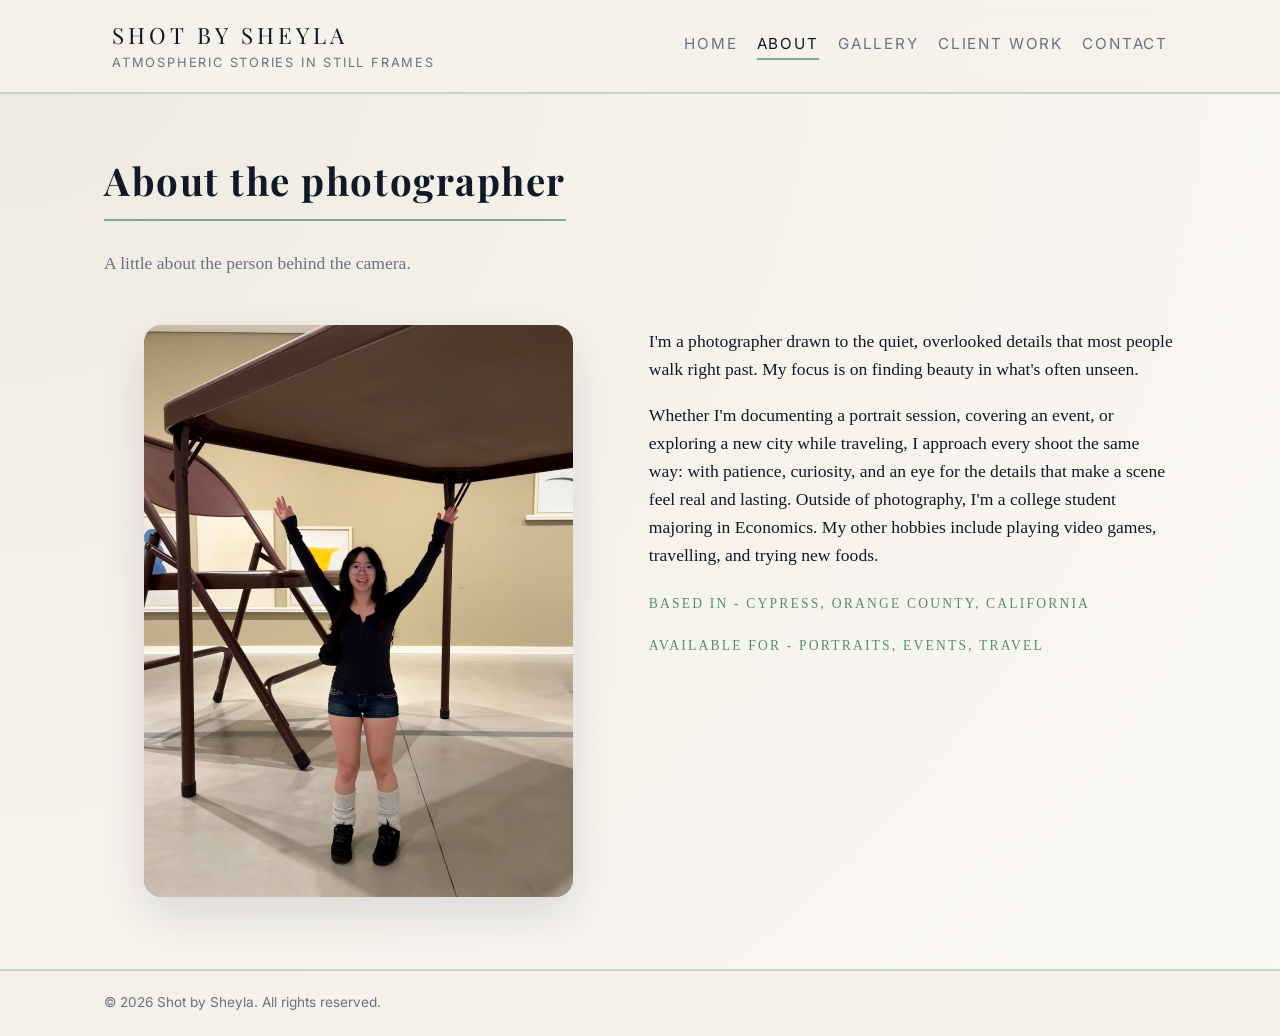
<file: about.html>
<!DOCTYPE html>
<html lang="en">
  <head>
    <meta charset="UTF-8" />
    <meta
      name="viewport"
      content="width=device-width, initial-scale=1"
    />
    <title>Shot by Sheyla | About</title>
    <meta
      name="description"
      content="Learn more about Sheyla, a photographer specializing in atmospheric, story-driven imagery."
    />
    <link rel="preconnect" href="https://fonts.googleapis.com" />
    <link rel="preconnect" href="https://fonts.gstatic.com" crossorigin />
    <link
      href="https://fonts.googleapis.com/css2?family=Inter:wght@300;400;500;600&family=Playfair+Display:wght@500;600;700&display=swap"
      rel="stylesheet"
    />
    <link rel="stylesheet" href="styles.css" />
  </head>
  <body class="page">
    <header>
      <div class="container">
        <div class="nav">
          <div>
            <div class="nav-brand">Shot by Sheyla</div>
            <div class="nav-tagline">Atmospheric stories in still frames</div>
          </div>
          <nav class="nav-links" aria-label="Main navigation">
            <a href="index.html">Home</a>
            <a href="about.html" aria-current="page">About</a>
            <a href="gallery.html">Gallery</a>
            <a href="clients.html">Client Work</a>
            <a href="contact.html">Contact</a>
          </nav>
        </div>
      </div>
    </header>

    <main>
      <section aria-labelledby="about-heading">
        <div class="container">
          <h1 id="about-heading" class="section-heading">About the photographer</h1>
          <p class="section-intro">
            A little about the person behind the camera.
          </p>

          <div class="about-layout">
            <figure class="about-portrait">
              <img
                src="images/IMG_0996 2.jpg"
                alt="Photo of Sheyla"
              />
            </figure>

            <div class="about-copy">
              <p>
                I'm a photographer drawn to the quiet, overlooked details that most
                people walk right past. My focus is on finding beauty in what's often
                unseen.
              </p>
              <p>
                Whether I'm documenting a portrait session, covering an event, or
                exploring a new city while traveling, I approach every shoot the same
                way: with patience, curiosity, and an eye for the details that make a
                scene feel real and lasting. Outside of photography, I'm a college
                student majoring in Economics. My other hobbies include playing video
                games, travelling, and trying new foods.
              </p>

              <div class="about-meta">
                <span>Based in - Cypress, Orange County, California</span>
                <span>Available for - Portraits, Events, Travel</span>
              </div>
            </div>
          </div>
        </div>
      </section>
    </main>

    <footer>
      <div class="container">
        <div class="footer-inner">
          <div>&copy; 2026 Shot by Sheyla. All rights reserved.</div>
        </div>
      </div>
    </footer>
  </body>
</html>
</file>
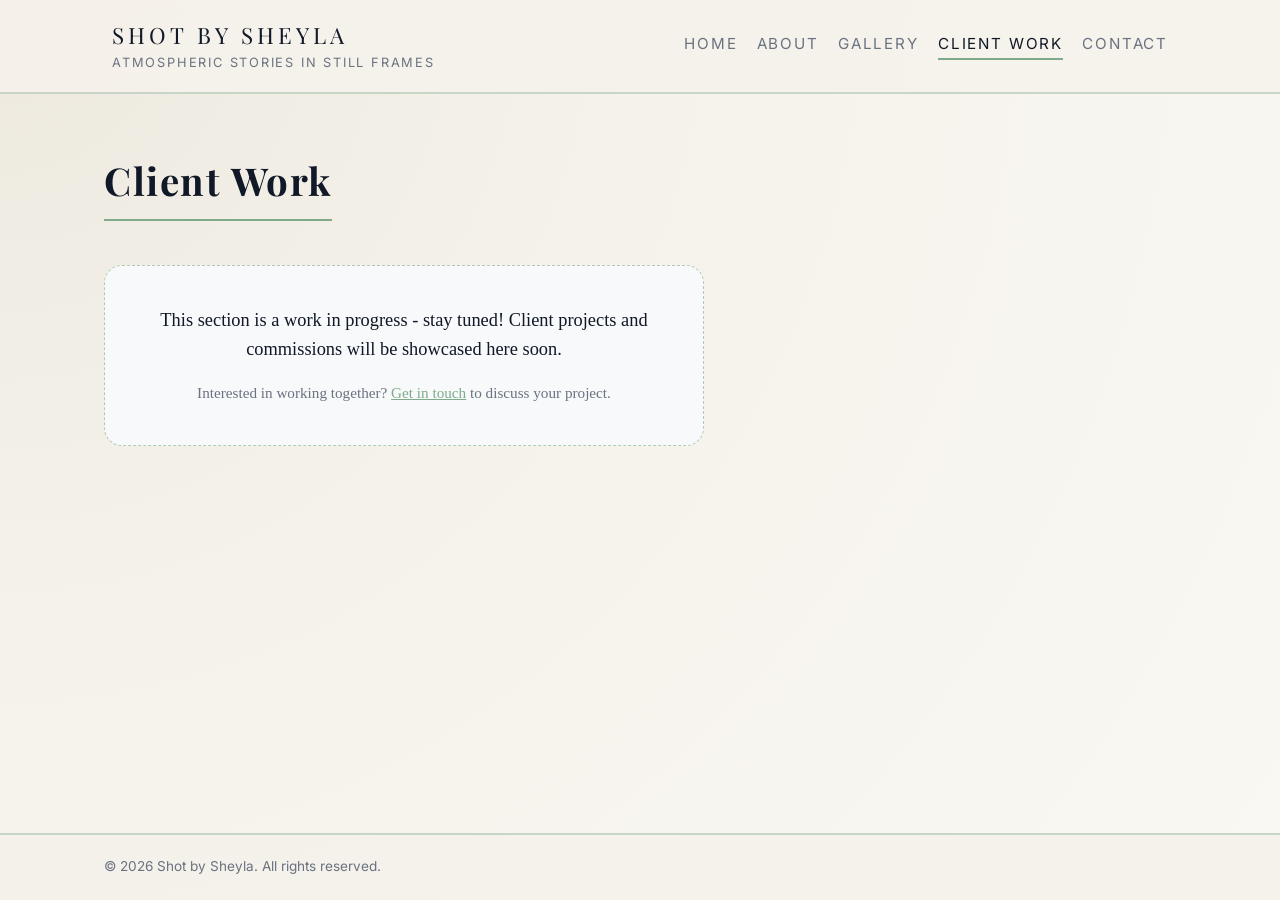
<file: clients.html>
<!DOCTYPE html>
<html lang="en">
  <head>
    <meta charset="UTF-8" />
    <meta
      name="viewport"
      content="width=device-width, initial-scale=1"
    />
    <title>Shot by Sheyla | Client Work</title>
    <meta
      name="description"
      content="Client projects and commissions by Shot by Sheyla - coming soon."
    />
    <link rel="preconnect" href="https://fonts.googleapis.com" />
    <link rel="preconnect" href="https://fonts.gstatic.com" crossorigin />
    <link
      href="https://fonts.googleapis.com/css2?family=Inter:wght@300;400;500;600&family=Playfair+Display:wght@500;600;700&display=swap"
      rel="stylesheet"
    />
    <link rel="stylesheet" href="styles.css" />
  </head>
  <body class="page">
    <header>
      <div class="container">
        <div class="nav">
          <div>
            <div class="nav-brand">Shot by Sheyla</div>
            <div class="nav-tagline">Atmospheric stories in still frames</div>
          </div>
          <nav class="nav-links" aria-label="Main navigation">
            <a href="index.html">Home</a>
            <a href="about.html">About</a>
            <a href="gallery.html">Gallery</a>
            <a href="clients.html" aria-current="page">Client Work</a>
            <a href="contact.html">Contact</a>
          </nav>
        </div>
      </div>
    </header>

    <main>
      <section aria-labelledby="clients-heading">
        <div class="container">
          <h1 id="clients-heading" class="section-heading">Client Work</h1>
          <div class="wip-card">
            <p class="wip-text">This section is a work in progress - stay tuned! Client projects and commissions will be showcased here soon.</p>
            <p class="wip-subtext">
              Interested in working together?
              <a href="contact.html" style="color: var(--color-accent); text-decoration: underline;">Get in touch</a>
              to discuss your project.
            </p>
          </div>
        </div>
      </section>
    </main>

    <footer>
      <div class="container">
        <div class="footer-inner">
          <div>&copy; 2026 Shot by Sheyla. All rights reserved.</div>
        </div>
      </div>
    </footer>
  </body>
</html>
</file>
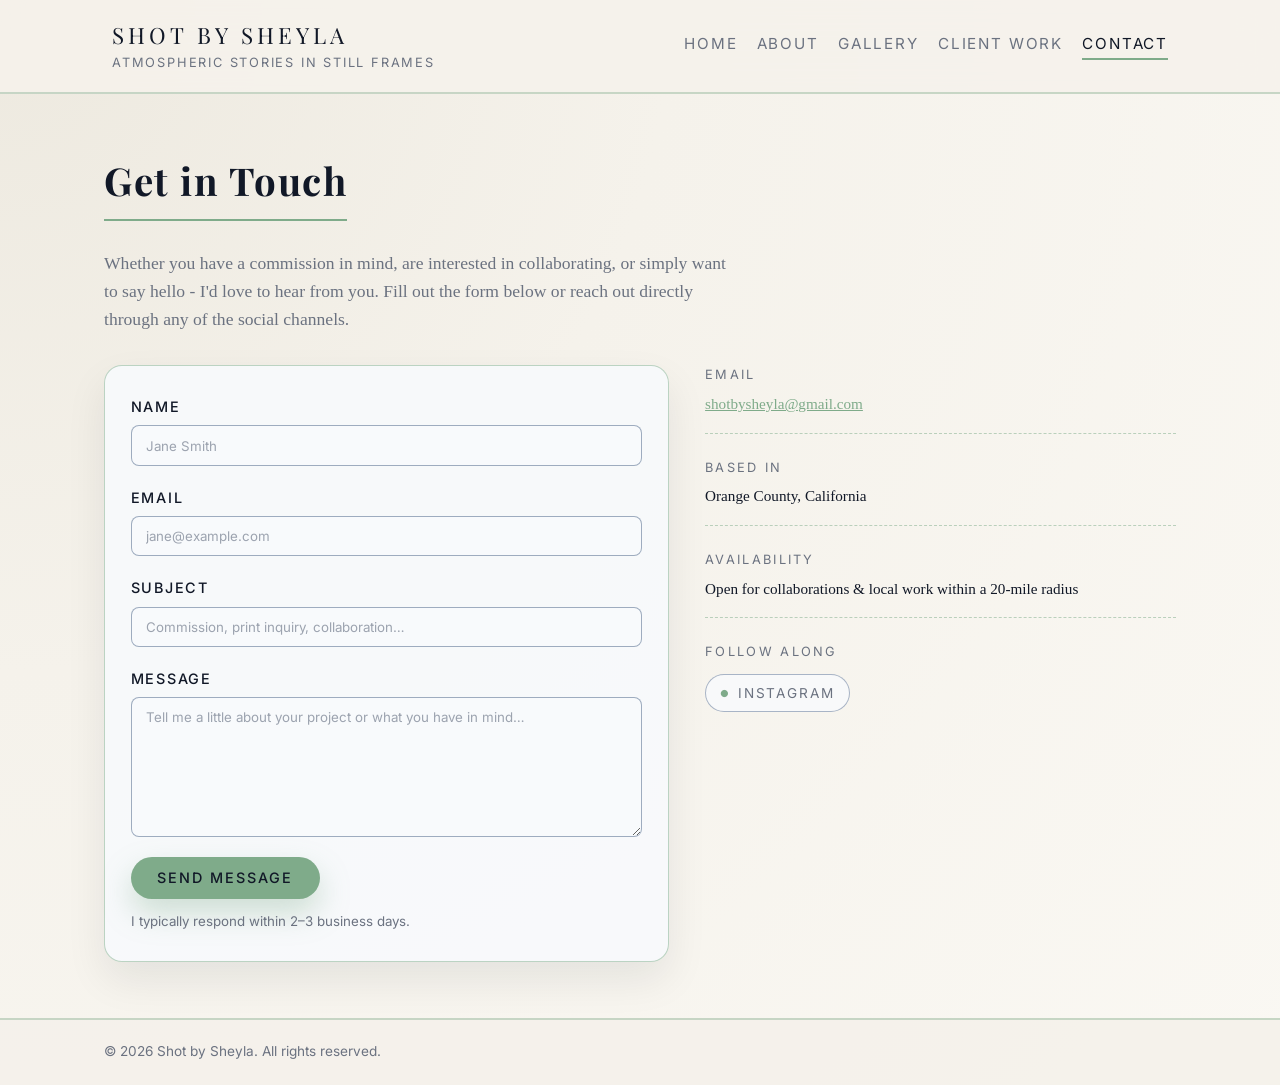
<file: contact.html>
<!DOCTYPE html>
<html lang="en">
  <head>
    <meta charset="UTF-8" />
    <meta
      name="viewport"
      content="width=device-width, initial-scale=1"
    />
    <title>Shot by Sheyla | Contact</title>
    <meta
      name="description"
      content="Get in touch with Shot by Sheyla for commissions, collaborations, and print inquiries."
    />
    <link rel="preconnect" href="https://fonts.googleapis.com" />
    <link rel="preconnect" href="https://fonts.gstatic.com" crossorigin />
    <link
      href="https://fonts.googleapis.com/css2?family=Inter:wght@300;400;500;600&family=Playfair+Display:wght@500;600;700&display=swap"
      rel="stylesheet"
    />
    <link rel="stylesheet" href="styles.css" />
  </head>
  <body class="page">
    <header>
      <div class="container">
        <div class="nav">
          <div>
            <div class="nav-brand">Shot by Sheyla</div>
            <div class="nav-tagline">Atmospheric stories in still frames</div>
          </div>
          <nav class="nav-links" aria-label="Main navigation">
            <a href="index.html">Home</a>
            <a href="about.html">About</a>
            <a href="gallery.html">Gallery</a>
            <a href="clients.html">Client Work</a>
            <a href="contact.html" aria-current="page">Contact</a>
          </nav>
        </div>
      </div>
    </header>

    <main>
      <section aria-labelledby="contact-heading">
        <div class="container">
          <h1 id="contact-heading" class="section-heading">Get in Touch</h1>
          <p class="section-intro">
            Whether you have a commission in mind, are interested in collaborating, or
            simply want to say hello - I'd love to hear from you. Fill out the
            form below or reach out directly through any of the social channels.
          </p>

          <!-- Contact layout: form on the left, info on the right -->
          <div class="contact-layout">

            <div class="contact-card">
              <form
                class="contact-form-grid"
                id="contact-form"
                action="https://formspree.io/f/xykdqnep"
                method="POST"
              >
                <div class="field">
                  <label for="contact-name">Name</label>
                  <input
                    id="contact-name"
                    class="input"
                    type="text"
                    name="name"
                    placeholder="Jane Smith"
                    required
                    autocomplete="name"
                  />
                </div>

                <div class="field">
                  <label for="contact-email">Email</label>
                  <input
                    id="contact-email"
                    class="input"
                    type="email"
                    name="email"
                    placeholder="jane@example.com"
                    required
                    autocomplete="email"
                  />
                </div>

                <div class="field">
                  <label for="contact-subject">Subject</label>
                  <input
                    id="contact-subject"
                    class="input"
                    type="text"
                    name="subject"
                    placeholder="Commission, print inquiry, collaboration…"
                  />
                </div>

                <div class="field">
                  <label for="contact-message">Message</label>
                  <textarea
                    id="contact-message"
                    class="textarea"
                    name="message"
                    placeholder="Tell me a little about your project or what you have in mind…"
                    required
                  ></textarea>
                </div>

                <div>
                  <button type="submit" class="btn btn-primary">
                    Send Message
                  </button>
                  <small style="display: block; margin-top: 0.75rem; color: var(--color-muted);">
                    I typically respond within 2–3 business days.
                  </small>
                </div>
              </form>
            </div>


            <!-- Contact info & social links -->
            <div class="contact-meta">

              <div class="contact-meta-block">
                <div class="contact-label">Email</div>
                <div class="contact-value">
                  <a
                    href="mailto:shotbysheyla@gmail.com"
                    style="color: var(--color-accent); text-decoration: underline;"
                  >shotbysheyla@gmail.com</a>
                </div>
              </div>

              <div class="contact-meta-block">
                <div class="contact-label">Based in</div>
                <div class="contact-value">Orange County, California</div>
              </div>

              <div class="contact-meta-block">
                <div class="contact-label">Availability</div>
                <div class="contact-value">Open for collaborations &amp; local work within a 20-mile radius</div>
              </div>

              <div class="contact-meta-block">
                <div class="contact-label">Follow Along</div>
                <!-- Replace each href with your actual profile URLs -->
                <div class="social-links">
                  <a
                    href="https://www.instagram.com/shotby.sheyla/"
                    target="_blank"
                    rel="noopener noreferrer"
                    aria-label="Instagram"
                  >Instagram</a>
                </div>
              </div>

            </div>
          </div>
        </div>
      </section>
    </main>

    <footer>
      <div class="container">
        <div class="footer-inner">
          <div>&copy; 2026 Shot by Sheyla. All rights reserved.</div>
        </div>
      </div>
    </footer>
  </body>
</html>
</file>
<file: styles.css>
/* Global variables and base styles */
:root {
  --font-heading: "Playfair Display", "Times New Roman", serif;
  --font-body: "Inter", system-ui, -apple-system, BlinkMacSystemFont, "Segoe UI",
    sans-serif;

  --color-bg: #f5f2eb;
  --color-surface: #faf8f3;
  --color-text: #111827;
  --color-muted: #6b7280;
  --color-border: #e5e7eb;
  --color-accent: #7fab8a;
  --color-accent-dark: #5a8f6a;

  --shadow-soft: 0 18px 45px rgba(15, 23, 42, 0.12);
  --radius-lg: 18px;
  --radius-md: 12px;
  --radius-sm: 8px;
}

*,
*::before,
*::after {
  box-sizing: border-box;
}

html {
  scroll-behavior: smooth;
}

body {
  margin: 0;
  min-height: 100vh;
  font-family: var(--font-body);
  color: var(--color-text);
  background: radial-gradient(circle at top left, #ede9df, #f5f2eb 40%, #faf8f3);
  line-height: 1.6;
}

img {
  max-width: 100%;
  height: auto;
  display: block;
}

a {
  color: inherit;
  text-decoration: none;
}

ul,
ol {
  margin: 0;
  padding: 0;
  list-style: none;
}

button,
input,
textarea {
  font-family: inherit;
}

.sr-only {
  position: absolute;
  width: 1px;
  height: 1px;
  padding: 0;
  margin: -1px;
  overflow: hidden;
  clip: rect(0, 0, 0, 0);
  white-space: nowrap;
  border: 0;
}

/* Layout utilities */

.page {
  display: flex;
  min-height: 100vh;
  flex-direction: column;
}

.container {
  width: 100%;
  max-width: 1120px;
  margin: 0 auto;
  padding: 0 1.5rem;
}

.container--wide {
  max-width: 1400px;
}

main {
  flex: 1 0 auto;
}

section {
  padding: 3.5rem 0;
}

.section-heading {
  margin: 0 0 1.75rem;
  font-family: var(--font-heading);
  font-size: clamp(2rem, 3vw, 2.4rem);
  letter-spacing: 0.04em;
  padding-bottom: 0.5rem;
  border-bottom: 2px solid var(--color-accent);
  display: inline-block;
}

p,
.section-intro,
.hero-tagline,
.hero-note,
.gallery-note,
.about-copy p,
.about-list,
.contact-value {
  font-family: "Times New Roman", Times, serif;
  font-size: 1.1rem;
}

.section-intro {
  max-width: 640px;
  margin: 0 0 2rem;
  color: var(--color-muted);
}

/* Header & navigation */

header {
  position: sticky;
  top: 0;
  z-index: 20;
  backdrop-filter: blur(18px);
  background: rgba(245, 242, 235, 0.9);
  border-bottom: 2px solid rgba(127, 171, 138, 0.4);
}

.nav {
  display: flex;
  flex-direction: column;
  align-items: flex-start;
  justify-content: center;
  gap: 0.75rem;
  padding: 1.1rem 0.5rem;
}

.nav-brand {
  font-family: var(--font-heading);
  font-size: 1.4rem;
  letter-spacing: 0.18em;
  text-transform: uppercase;
}

.nav-tagline {
  font-size: 0.8rem;
  color: var(--color-muted);
  letter-spacing: 0.14em;
  text-transform: uppercase;
}

.nav-links {
  display: flex;
  flex-wrap: wrap;
  gap: 1.2rem;
}

.nav-links a {
  position: relative;
  padding-bottom: 0.2rem;
  font-size: 0.95rem;
  letter-spacing: 0.12em;
  text-transform: uppercase;
  color: var(--color-muted);
  transition: color 150ms ease, transform 150ms ease;
}

.nav-links a::after {
  content: "";
  position: absolute;
  left: 0;
  bottom: 0;
  width: 0;
  height: 1px;
  background: var(--color-accent);
  transition: width 160ms ease;
}

.nav-links a:hover {
  color: var(--color-text);
  transform: translateY(-1px);
}

.nav-links a:hover::after {
  width: 100%;
}

.nav-links a.active,
.nav-links a[aria-current="page"] {
  color: var(--color-text);
}

.nav-links a.active::after,
.nav-links a[aria-current="page"]::after {
  width: 100%;
  height: 2px;
}

/* Hero (index page) */

.hero {
  padding: 4.5rem 0 3.5rem;
}

.hero-inner {
  display: grid;
  gap: 2.5rem;
}

.hero-title {
  margin: 0 0 1rem;
  font-family: var(--font-heading);
  font-size: clamp(2.7rem, 4vw, 3.4rem);
  letter-spacing: 0.1em;
  text-transform: uppercase;
}

.camera-icon {
  display: inline-block;
  width: 0.85em;
  height: 0.85em;
  vertical-align: baseline;
  margin-left: 0.15em;
  color: var(--color-accent);
}

.hero-title span {
  display: block;
  font-size: 0.85rem;
  letter-spacing: 0.25em;
  margin-bottom: 0.6rem;
  color: var(--color-accent-dark);
}

.hero-tagline {
  margin: 0 0 1.5rem;
  max-width: 540px;
  color: var(--color-muted);
}

.hero-meta {
  display: flex;
  flex-wrap: wrap;
  gap: 1.25rem;
  margin-bottom: 2rem;
  font-size: 0.85rem;
  letter-spacing: 0.18em;
  text-transform: uppercase;
  color: var(--color-muted);
}

.hero-actions {
  display: flex;
  flex-wrap: wrap;
  gap: 1rem;
  align-items: center;
}

.hero-note {
  font-size: 0.85rem;
  color: var(--color-accent-dark);
}

.hero-visual {
  position: relative;
  border-radius: var(--radius-lg);
  overflow: hidden;
  background: var(--color-accent);
  min-height: 520px;
  aspect-ratio: 4 / 5;
  box-shadow: var(--shadow-soft);
}

.hero-visual-inner {
  position: absolute;
  inset: 0.5rem;
  border-radius: calc(var(--radius-lg) - 6px);
  overflow: hidden;
}

.hero-visual-inner img {
  width: 100%;
  height: 100%;
  object-fit: cover;
  transform: scale(1.03);
  transform-origin: center;
}

.hero-slideshow {
  position: relative;
  width: 100%;
  height: 100%;
}

.hero-slide {
  position: absolute;
  inset: 0;
  width: 100%;
  height: 100%;
  object-fit: cover;
  opacity: 0;
  transition: opacity 1.2s ease-in-out;
}

.hero-slide.active {
  opacity: 1;
}

.slide-nav {
  position: absolute;
  top: 50%;
  transform: translateY(-50%);
  width: 2.5rem;
  height: 2.5rem;
  border-radius: 999px;
  border: 1px solid rgba(255, 255, 255, 0.25);
  background: rgba(0, 0, 0, 0.3);
  color: #f9fafb;
  font-size: 1.1rem;
  cursor: pointer;
  display: flex;
  align-items: center;
  justify-content: center;
  z-index: 5;
  transition: background 150ms ease, transform 150ms ease;
}

.slide-prev { left: 0.75rem; }
.slide-next { right: 0.75rem; }

.slide-nav:hover {
  background: rgba(0, 0, 0, 0.5);
  transform: translateY(-50%) scale(1.1);
}

.slide-dots {
  position: absolute;
  bottom: 1rem;
  left: 50%;
  transform: translateX(-50%);
  display: flex;
  align-items: center;
  gap: 0.35rem;
  z-index: 5;
  overflow: hidden;
  max-width: 90px;
}

.slide-dot {
  flex-shrink: 0;
  width: 6px;
  height: 6px;
  border-radius: 999px;
  border: none;
  background: rgba(255, 255, 255, 0.4);
  cursor: pointer;
  padding: 0;
  transition: background 300ms ease, width 300ms ease, height 300ms ease, opacity 300ms ease;
}

.slide-dot.active {
  width: 7px;
  height: 7px;
  background: #3b82f6;
}

.slide-dot.near {
  width: 6px;
  height: 6px;
  background: rgba(255, 255, 255, 0.45);
}

.slide-dot.far {
  width: 4px;
  height: 4px;
  background: rgba(255, 255, 255, 0.25);
}

.hero-overlay {
  position: absolute;
  inset: 0;
  background: linear-gradient(
    145deg,
    rgba(15, 23, 42, 0.7),
    rgba(15, 23, 42, 0.15) 40%,
    rgba(127, 171, 138, 0.35)
  );
  mix-blend-mode: soft-light;
  pointer-events: none;
}


/* Buttons & links */

.btn {
  display: inline-flex;
  align-items: center;
  justify-content: center;
  padding: 0.7rem 1.6rem;
  border-radius: 999px;
  border: 1px solid transparent;
  font-size: 0.9rem;
  font-weight: 500;
  letter-spacing: 0.14em;
  text-transform: uppercase;
  cursor: pointer;
  transition:
    background-color 150ms ease,
    color 150ms ease,
    border-color 150ms ease,
    transform 150ms ease,
    box-shadow 150ms ease;
}

.btn-primary {
  background: var(--color-accent);
  color: #111827;
  box-shadow: 0 14px 30px rgba(127, 171, 138, 0.35);
}

.btn-primary:hover {
  background: var(--color-accent-dark);
  transform: translateY(-1px);
  box-shadow: 0 18px 40px rgba(127, 171, 138, 0.45);
}

.btn-outline {
  border-color: rgba(148, 163, 184, 0.9);
  color: var(--color-text);
  background: rgba(248, 250, 252, 0.8);
}

.btn-outline:hover {
  border-color: var(--color-accent);
  color: var(--color-accent-dark);
  background: #ffffff;
}

/* About page */

.about-layout {
  display: flex;
  flex-direction: column;
  gap: 2.25rem;
}

.about-portrait {
  border-radius: var(--radius-lg);
  overflow: hidden;
  background: var(--color-accent);
  box-shadow: var(--shadow-soft);
  aspect-ratio: 3 / 4;
  padding: 0.5rem;
}

.about-portrait img {
  width: 100%;
  height: 100%;
  object-fit: cover;
  object-position: center 30%;
  transform: scale(1.15);
  transform-origin: center 50%;
  border-radius: calc(var(--radius-lg) - 6px);
}

.about-copy {
  max-width: 640px;
}

.about-meta {
  display: flex;
  flex-wrap: wrap;
  gap: 1.25rem;
  margin: 1.5rem 0 0.75rem;
  font-family: "Times New Roman", Times, serif;
  font-size: 0.85rem;
  letter-spacing: 0.16em;
  text-transform: uppercase;
  color: var(--color-accent-dark);
}

.about-list {
  margin-top: 1.5rem;
  padding-left: 1rem;
  list-style: disc;
  color: var(--color-muted);
}

.about-list li + li {
  margin-top: 0.35rem;
}

/* Gallery page */

.gallery-intro-section {
  padding-bottom: 1rem;
}

.gallery-toolbar {
  display: flex;
  flex-wrap: wrap;
  align-items: baseline;
  justify-content: space-between;
  gap: 1.25rem;
  margin-bottom: 1.75rem;
}

.gallery-filters {
  display: flex;
  flex-wrap: wrap;
  gap: 0.75rem;
}

.chip {
  border-radius: 999px;
  padding: 0.35rem 0.9rem;
  border: 1px solid rgba(148, 163, 184, 0.7);
  font-size: 0.8rem;
  letter-spacing: 0.16em;
  text-transform: uppercase;
  color: var(--color-muted);
  background: rgba(248, 250, 252, 0.8);
  cursor: pointer;
  transition: border-color 150ms ease, background 150ms ease, color 150ms ease;
}

.chip:hover {
  border-color: var(--color-accent);
  color: var(--color-text);
}

.chip--active {
  border-color: transparent;
  background: var(--color-accent);
  color: #111827;
  font-weight: 500;
}

.gallery-note {
  font-size: 0.85rem;
  color: var(--color-muted);
}

.gallery-grid {
  columns: 1;
  column-gap: 1rem;
}

.gallery-item {
  position: relative;
  border-radius: var(--radius-md);
  overflow: hidden;
  background: #020617;
  box-shadow: 0 16px 40px rgba(15, 23, 42, 0.4);
  cursor: zoom-in;
  break-inside: avoid;
  margin-bottom: 1rem;
}

.gallery-item img {
  width: 100%;
  height: 100%;
  object-fit: cover;
  transform-origin: center;
  transition:
    transform 220ms ease-out,
    filter 220ms ease-out;
}

.gallery-item::after {
  content: "";
  position: absolute;
  inset: 0;
  background: linear-gradient(
    to top,
    rgba(15, 23, 42, 0.88),
    rgba(15, 23, 42, 0.3) 35%,
    rgba(15, 23, 42, 0) 55%
  );
  opacity: 1;
  transition: opacity 180ms ease-out;
  pointer-events: none;
}

.gallery-item:hover img {
  transform: scale(1.04);
  filter: saturate(1.15);
}

.gallery-item:hover::after {
  opacity: 1;
}

.gallery-caption {
  position: absolute;
  left: 1rem;
  right: 1rem;
  bottom: 0.9rem;
  z-index: 1;
  display: flex;
  justify-content: space-between;
  align-items: baseline;
  gap: 0.75rem;
  font-size: 0.8rem;
  letter-spacing: 0.14em;
  text-transform: uppercase;
  color: #f3f4f6;
  text-shadow: 0 1px 3px rgba(0, 0, 0, 0.9), 0 0 8px rgba(0, 0, 0, 0.5);
}

.gallery-caption span:last-child {
  color: rgba(209, 213, 219, 0.9);
}

/* Contact page */

.contact-layout {
  display: grid;
  gap: 2.25rem;
}

.contact-card {
  padding: 1.8rem 1.6rem;
  border-radius: var(--radius-lg);
  background: rgba(248, 250, 252, 0.9);
  border: 1.5px solid rgba(127, 171, 138, 0.5);
  box-shadow: 0 18px 40px rgba(15, 23, 42, 0.08);
}

.contact-form-grid {
  display: grid;
  gap: 1.25rem;
}

.field {
  display: flex;
  flex-direction: column;
  gap: 0.45rem;
}

.field label {
  font-size: 0.9rem;
  font-weight: 500;
  letter-spacing: 0.12em;
  text-transform: uppercase;
}

.field small {
  font-size: 0.8rem;
  color: var(--color-muted);
}

.input,
.textarea {
  width: 100%;
  padding: 0.7rem 0.9rem;
  border-radius: var(--radius-sm);
  border: 1px solid rgba(148, 163, 184, 0.9);
  background: rgba(248, 250, 252, 0.9);
  color: var(--color-text);
  outline: none;
  transition:
    border-color 160ms ease,
    box-shadow 160ms ease,
    background-color 160ms ease;
}

.textarea {
  min-height: 140px;
  resize: vertical;
}

.input::placeholder,
.textarea::placeholder {
  color: #9ca3af;
}

.input:focus,
.textarea:focus {
  border-color: var(--color-accent);
  box-shadow: 0 0 0 1px rgba(127, 171, 138, 0.25);
  background: #ffffff;
}

.contact-meta {
  display: flex;
  flex-direction: column;
  gap: 1.5rem;
}

.contact-meta-block {
  padding-bottom: 1rem;
  border-bottom: 1px dashed rgba(127, 171, 138, 0.5);
}

.contact-meta-block:last-child {
  border-bottom: none;
}

.contact-label {
  font-size: 0.8rem;
  letter-spacing: 0.18em;
  text-transform: uppercase;
  color: var(--color-muted);
}

.contact-value {
  margin-top: 0.4rem;
  font-size: 0.95rem;
}

.social-links {
  display: flex;
  flex-wrap: wrap;
  gap: 0.75rem;
  margin-top: 0.75rem;
}

.social-links a {
  display: inline-flex;
  align-items: center;
  gap: 0.4rem;
  padding: 0.45rem 0.9rem;
  border-radius: 999px;
  border: 1px solid rgba(148, 163, 184, 0.8);
  font-size: 0.85rem;
  letter-spacing: 0.14em;
  text-transform: uppercase;
  color: var(--color-muted);
  background: rgba(248, 250, 252, 0.85);
  transition:
    border-color 150ms ease,
    background-color 150ms ease,
    transform 150ms ease;
}

.social-links a::before {
  content: "●";
  font-size: 0.6rem;
  color: var(--color-accent);
}

.social-links a:hover {
  border-color: var(--color-accent);
  background: #ffffff;
  color: var(--color-text);
  transform: translateY(-1px);
}

/* Work-in-progress card */

.wip-card {
  max-width: 600px;
  padding: 2.5rem 2rem;
  border-radius: var(--radius-lg);
  background: rgba(248, 250, 252, 0.9);
  border: 1.5px dashed rgba(127, 171, 138, 0.6);
  text-align: center;
  margin-top: 1rem;
}

.wip-text {
  font-size: 1.15rem;
  color: var(--color-text);
  margin: 0 0 1rem;
}

.wip-subtext {
  font-size: 0.95rem;
  color: var(--color-muted);
  margin: 0;
}

/* Footer */

footer {
  border-top: 2px solid rgba(127, 171, 138, 0.4);
  background: rgba(245, 242, 235, 0.95);
}

.footer-inner {
  display: flex;
  flex-direction: column;
  gap: 0.5rem;
  padding: 1.3rem 0 1.4rem;
  font-size: 0.85rem;
  color: var(--color-muted);
}

.footer-meta {
  display: flex;
  flex-wrap: wrap;
  gap: 0.75rem;
}

.footer-meta span {
  letter-spacing: 0.14em;
  text-transform: uppercase;
}

/* Responsive layout */

@media (min-width: 600px) {
  .nav {
    flex-direction: row;
    align-items: center;
    justify-content: space-between;
  }

  .hero-inner {
    grid-template-columns: minmax(0, 1.1fr) minmax(0, 1fr);
    align-items: center;
  }

  .gallery-grid {
    columns: 2;
  }

  .contact-layout {
    grid-template-columns: minmax(0, 1.2fr) minmax(0, 1fr);
    align-items: flex-start;
  }
}

@media (min-width: 900px) {
  .about-layout {
    flex-direction: row;
    align-items: flex-start;
  }

  .about-portrait {
    flex: 0 0 40%;
  }

  .about-copy {
    flex: 1 1 0;
  }
}

@media (min-width: 1024px) {
  .gallery-grid {
    columns: 3;
  }
}

/* Lightbox */

.lightbox {
  display: none;
  position: fixed;
  inset: 0;
  z-index: 100;
  background: rgba(2, 6, 23, 0.92);
  backdrop-filter: blur(10px);
  align-items: center;
  justify-content: center;
  padding: 1.5rem;
}

.lightbox.is-open {
  display: flex;
}

.lightbox-img {
  max-width: 100%;
  max-height: 90vh;
  border-radius: 0;
  box-shadow: 0 30px 80px rgba(0, 0, 0, 0.7);
  object-fit: contain;
  cursor: zoom-in;
  transition: transform 0.3s ease;
}

.lightbox-img.is-zoomed {
  cursor: zoom-out;
  transform: scale(2.5);
  border-radius: 0;
}

.lightbox-close {
  position: fixed;
  top: 1.25rem;
  right: 1.5rem;
  width: 2.5rem;
  height: 2.5rem;
  border-radius: 999px;
  border: 1px solid rgba(255, 255, 255, 0.2);
  background: rgba(255, 255, 255, 0.1);
  color: #f9fafb;
  font-size: 1.2rem;
  line-height: 1;
  cursor: pointer;
  display: flex;
  align-items: center;
  justify-content: center;
  transition: background 150ms ease, transform 150ms ease;
}

.lightbox-close:hover {
  background: rgba(255, 255, 255, 0.2);
  transform: scale(1.1);
}

.lightbox-nav {
  position: fixed;
  top: 50%;
  transform: translateY(-50%);
  width: 3rem;
  height: 3rem;
  border-radius: 999px;
  border: 1px solid rgba(255, 255, 255, 0.2);
  background: rgba(255, 255, 255, 0.1);
  color: #f9fafb;
  font-size: 1.3rem;
  cursor: pointer;
  display: flex;
  align-items: center;
  justify-content: center;
  transition: background 150ms ease, transform 150ms ease;
  z-index: 101;
}

.lightbox-prev { left: 1.25rem; }
.lightbox-next { right: 1.25rem; }

.lightbox-nav:hover {
  background: rgba(255, 255, 255, 0.22);
  transform: translateY(-50%) scale(1.1);
}
</file>
